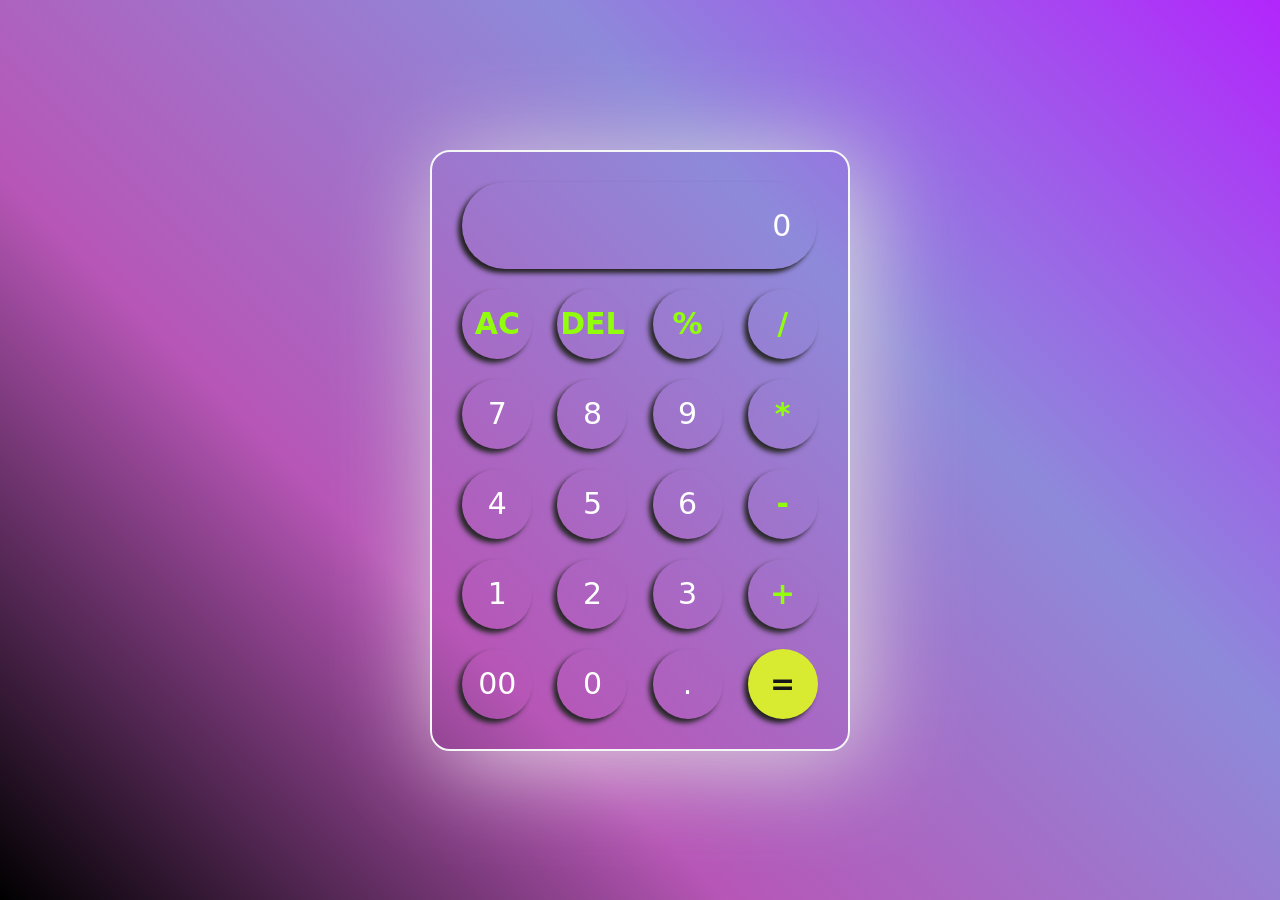
<file: index.html>
<!DOCTYPE html>
<html lang="en">
  <head>
    <meta charset="UTF-8" />
    <meta http-equiv="X-UA-Compatible" content="IE=edge" />
    <meta name="viewport" content="width=device-width, initial-scale=1.0" />
    <link rel="stylesheet" href="styles.css" />
    <title>CALCULATOR</title>
  </head>
  <body>
    <div class="container">
      <div class="calculator">
        <input type="text" id="inputBox" placeholder="0" />
        <div>
          <button class="button operator">AC</button>
          <button class="button operator">DEL</button>
          <button class="button operator">%</button>
          <button class="button operator">/</button>
        </div>
        <div>
          <button class="button">7</button>
          <button class="button">8</button>
          <button class="button">9</button>
          <button class="button operator">*</button>
        </div>
        <div>
          <button class="button">4</button>
          <button class="button">5</button>
          <button class="button">6</button>
          <button class="button operator">-</button>
        </div>
        <div>
          <button class="button">1</button>
          <button class="button">2</button>
          <button class="button">3</button>
          <button class="button operator">+</button>
        </div>

        <div>
          <button class="button">00</button>
          <button class="button">0</button>
          <button class="button">.</button>
          <button class="button equalBtn">=</button>
        </div>
      </div>
    </div>

    <script src="script.js"></script>
  </body>
</html>
</file>
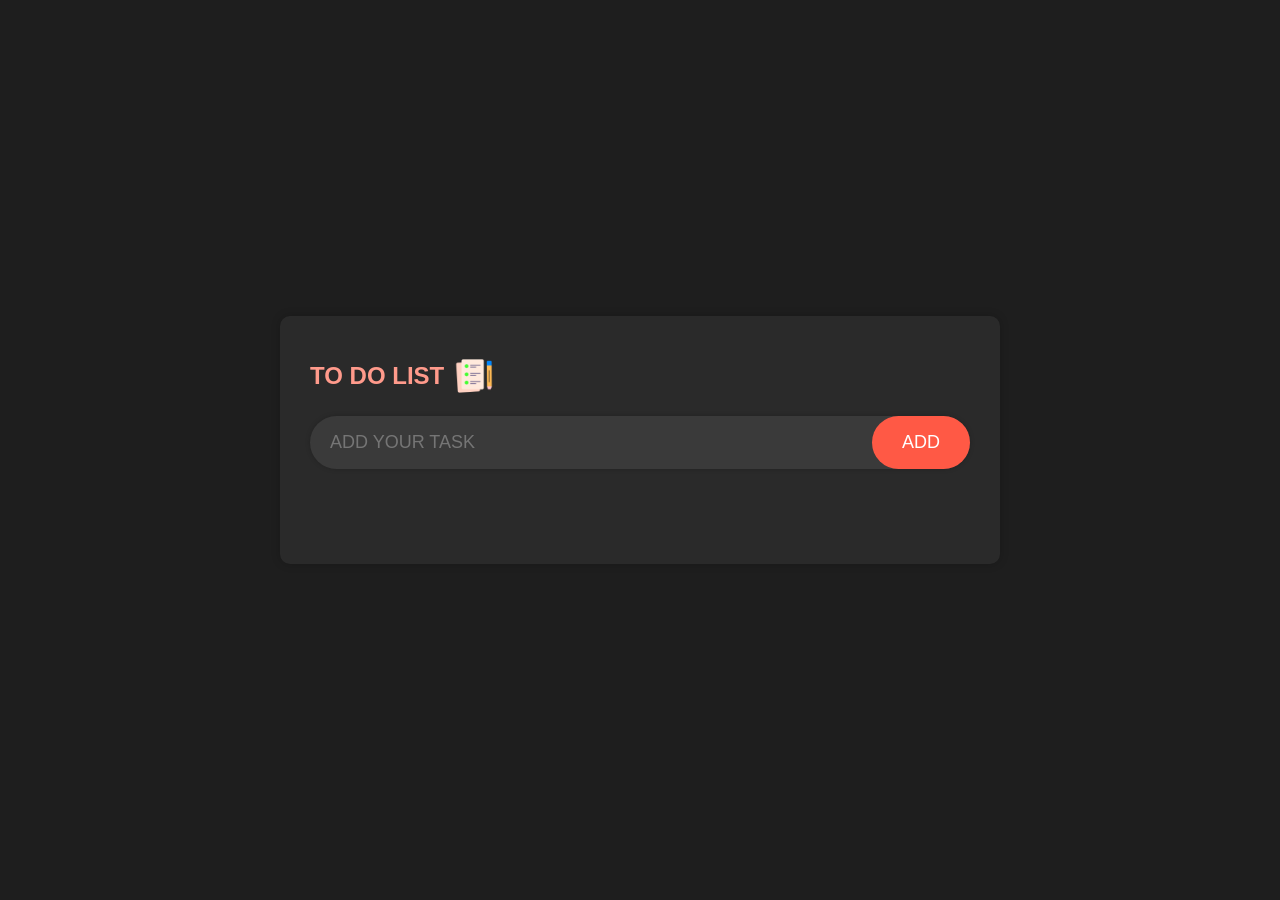
<file: oibsip_3/index.html>
<!DOCTYPE html>
<html lang="en">
<head>
    <meta charset="UTF-8">
    <meta name="viewport" content="width=device-width, initial-scale=1.0">
    <title>To-Do List</title>
    <link rel="stylesheet" href="styles.css">
</head>
<body>
    <div class="container">
        <div class="todo-app">
            <h2>TO DO LIST 
                <img src="images/icon.png" alt="">
            </h2>
            <div class="row">
                <input type="text" id="input-box" placeholder="ADD YOUR TASK">
                <button id="add-button">ADD</button>
            </div>
            <ul id="list-container">
                <!-- Tasks will be added dynamically using JavaScript -->
            </ul>
        </div>
    </div>
    <script src="script.js"></script>
</body>
</html>
</file>
<file: styles.css>
*{
    margin: 0;
    padding: 0;
    box-sizing: border-box;
    font-family:system-ui, -apple-system, BlinkMacSystemFont, 'Segoe UI', Roboto, Oxygen, Ubuntu, Cantarell, 'Open Sans', 'Helvetica Neue', sans-serif
}

body{
    width: 100%;
    height: 100vh;
    display: flex;
    justify-content: center;
    align-items: center;
    background-image: linear-gradient(45deg, black, rgb(183, 86, 183), rgb(142, 138, 218), rgb(178, 38, 252));

}

.calculator{
    border: 2px solid #f5f7f7;
    padding: 20px;
    border-radius: 20px;
    background: transparent;
    box-shadow: 10px 10px 100px rgb(223, 217, 223)

}

input{
    width: 355px;
    border : 2px solid transparent;
    padding: 24px;
    margin: 10px;
    background: transparent;
    border-radius: 3rem;
    box-shadow: -4px 4px 5px rgb(35, 34, 34);
    font-size: 30px;
    text-align: right;
    cursor: pointer;
    color: white;
}

input::placeholder{
    color: white;
    font-size: 30px;
}

button{
    border: 1px solid transparent;
    width: 70px;
    height: 70px;
    margin: 10px;
    border-radius: 50%;
    background: transparent;
    color: #ffffff;
    font-size: 30px;
    box-shadow: -4px 4px 5px rgb(40, 40, 40);
    cursor: pointer;
}

.equalBtn{
    background-color: #d9eb31;
    box-shadow: -4px 4px 5px rgb(34, 34, 34);
    color: rgb(24, 23, 24);
    font-weight: 900;

}

.operator{
    color: rgb(145, 254, 12);
    font-weight: bolder;
    box-shadow: -4px 4px 5px rgb(41, 41, 41);
    
}
</file>
<file: oibsip_3/styles.css>
* {
    margin: 0;
    padding: 0;
    font-family: 'Poppins', sans-serif;
    box-sizing: border-box;
}

body {
    background-color: #1e1e1e; /* Dark background color */
    color: #fff; /* Text color */
    font-size: 18px; /* Increased text size */
}

.container {
    width: 100%;
    min-height: 100vh;
    background: #1e1e1e; /* Dark background color */
    display: flex;
    justify-content: center;
    align-items: center;
}

.todo-app {
    width: 100%;
    max-width: 720px; /* Increased container width */
    background: #2a2a2a; /* Darker background color */
    margin: 0 auto 20px;
    padding: 40px 30px 70px;
    border-radius: 10px;
    box-shadow: 0px 0px 10px rgba(0, 0, 0, 0.2);
}

.todo-app h2 {
    color: #ff9a8b; /* Orange text color */
    display: flex;
    align-items: center;
    margin-bottom: 20px;
    font-size: 24px; /* Increased title size */
}

.todo-app h2 img {
    width: 40px; /* Increased image size */
    margin-left: 10px;
}

.row {
    display: flex;
    align-items: center;
    justify-content: space-between;
    background: #3a3a3a; /* Darker background color */
    border-radius: 30px;
    padding-left: 20px;
    margin-bottom: 25px;
    box-shadow: 0px 0px 5px rgba(0, 0, 0, 0.2);
}

input {
    flex: 1;
    border: none;
    outline: none;
    background: transparent;
    color: #fff; /* Text color */
    font-size: 18px; /* Increased text size */
}

button {
    border: none;
    outline: none;
    padding: 16px 30px;
    background: #ff5945;
    color: #fff;
    font-size: 18px; /* Increased text size */
    cursor: pointer;
    border-radius: 40px;
    transition: background-color 0.3s ease;
}

button:hover {
    background: #ff3d2e;
}

ul li {
    list-style: none;
    font-size: 20px; /* Increased text size */
    padding: 16px 8px 16px 50px; /* Increased padding */
    user-select: none;
    cursor: pointer;
    position: relative;
}

ul li::before {
    content: ' ';
    position: absolute;
    height: 32px; /* Increased icon size */
    width: 32px; /* Increased icon size */
    border-radius: 50%;
    background-image: url(images/unchecked.png);
    background-size: cover;
    background-position: center;
    top: 12px;
    left: 8px;
}

ul li.checked {
    color: #ec1212;
    text-decoration: line-through;
}

ul li.checked::before {
    background-image: url(images/checked.png);
}

ul li span {
    position: absolute;
    right: 0;
    top: 8px; /* Adjusted position */
    width: 40px;
    height: 40px;
    font-size: 28px; /* Increased icon size */
    color: #6d6969;
    line-height: 40px;
    text-align: center;
    border-radius: 50%;
}

ul li span:hover {
    background: #3a3a3a;
}
</file>
